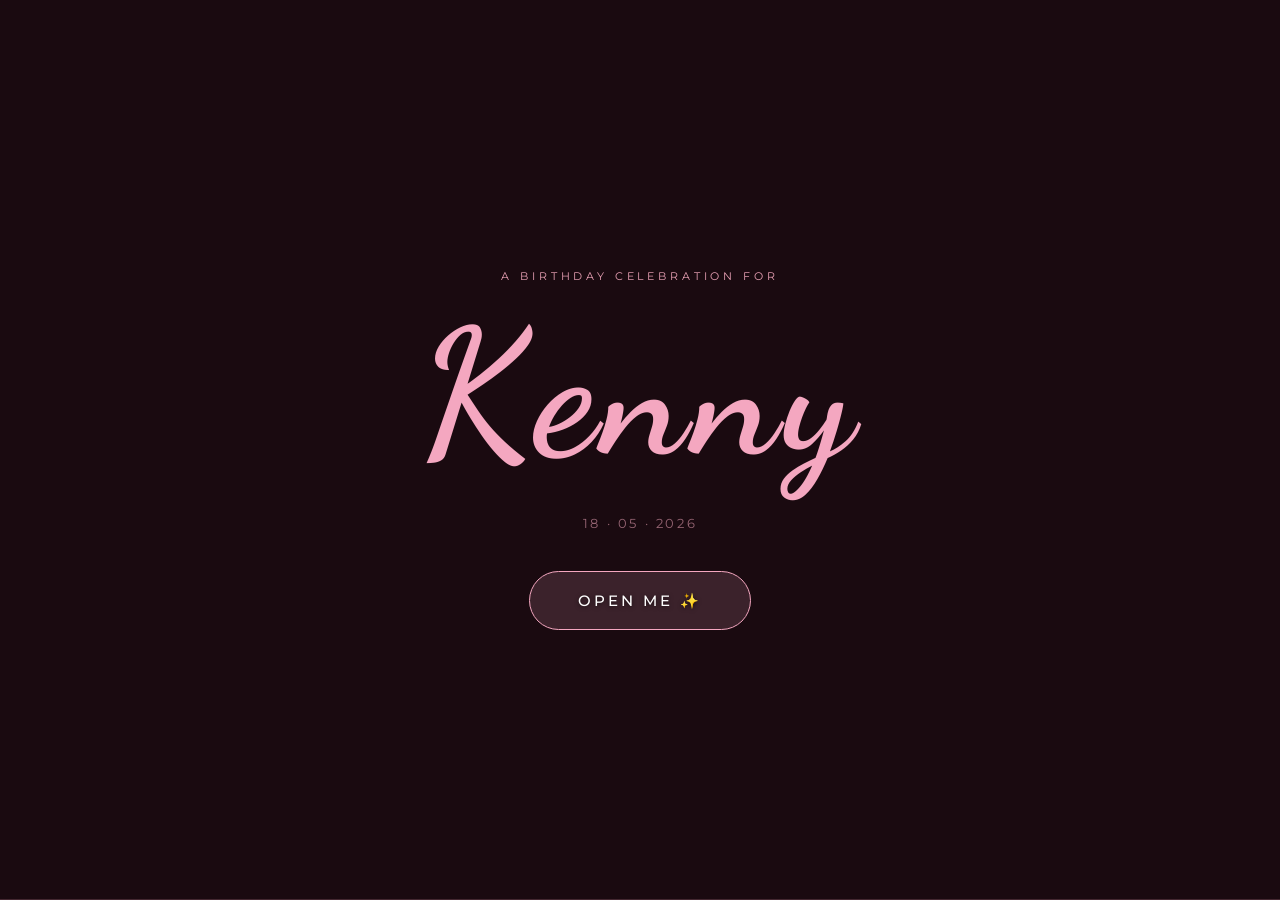
<file: index.html>
<!DOCTYPE html>
<html lang="en">
<head>
  <meta charset="UTF-8" />
  <meta name="viewport" content="width=device-width, initial-scale=1.0"/>
  <title>Happy Birthday Kenny</title>
  <link rel="stylesheet" href="style.css"/>
  <link href="https://fonts.googleapis.com/css2?family=Cormorant+Garamond:ital,wght@0,300;0,400;1,300;1,400&family=Dancing+Script:wght@700&family=Montserrat:wght@300;400;500&display=swap" rel="stylesheet"/>
</head>
<body>
<body>
    
  <section class="hero">
    <p class="hero-label">A birthday celebration for</p>
    <h1 class="hero-name">Kenny</h1>
    <p class="hero-sub">18 · 05 · 2026</p>
    <a href="message.html" class="next-btn">open me ✨</a>
  </section>

<script src="script.js"></script>
</body>
</html>
</file>
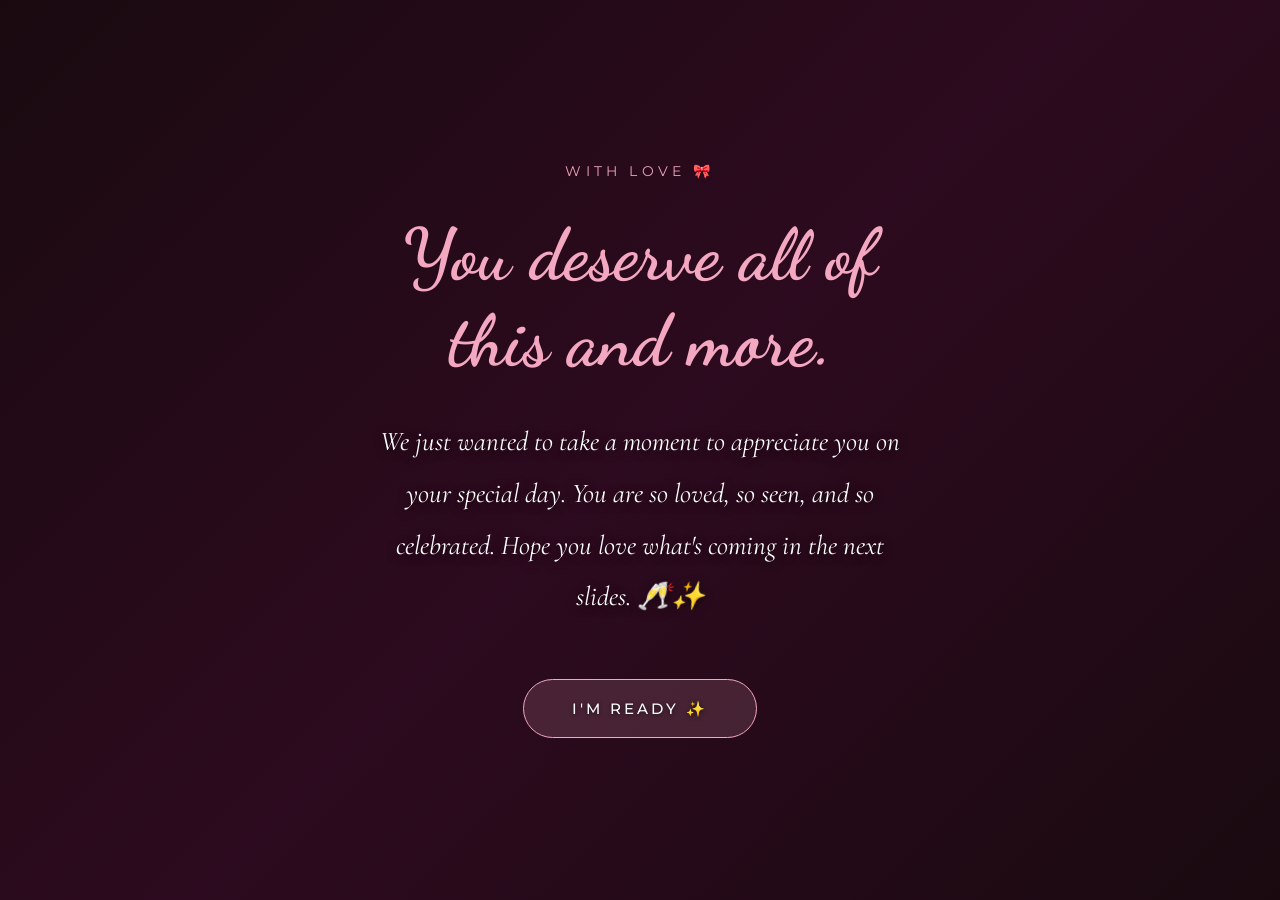
<file: appreciation.html>
<!DOCTYPE html>
<html lang="en">
<head>
  <meta charset="UTF-8" />
  <meta name="viewport" content="width=device-width, initial-scale=1.0"/>
  <title>Happy Birthday Kenny ✨</title>
  <link rel="stylesheet" href="style.css"/>
  <link href="https://fonts.googleapis.com/css2?family=Cormorant+Garamond:ital,wght@0,300;0,400;1,300;1,400&family=Dancing+Script:wght@700&family=Montserrat:wght@300;400;500&display=swap" rel="stylesheet"/>
</head>
<body class="appreciation-page">
  <section class="appreciation-section">
    <p class="appreciation-eyebrow">with love 🎀</p>
    <h2 class="appreciation-title">You deserve all of this and more.</h2>
    <p class="appreciation-text">
      We just wanted to take a moment to appreciate you on your special day. You are so loved, so seen, and so celebrated. Hope you love what's coming in the next slides. 🥂✨
    </p>
    <a href="photo1.html" class="next-btn">i'm ready ✨</a>
  </section>
  <script src="script.js"></script>
</body>
</html>
</file>
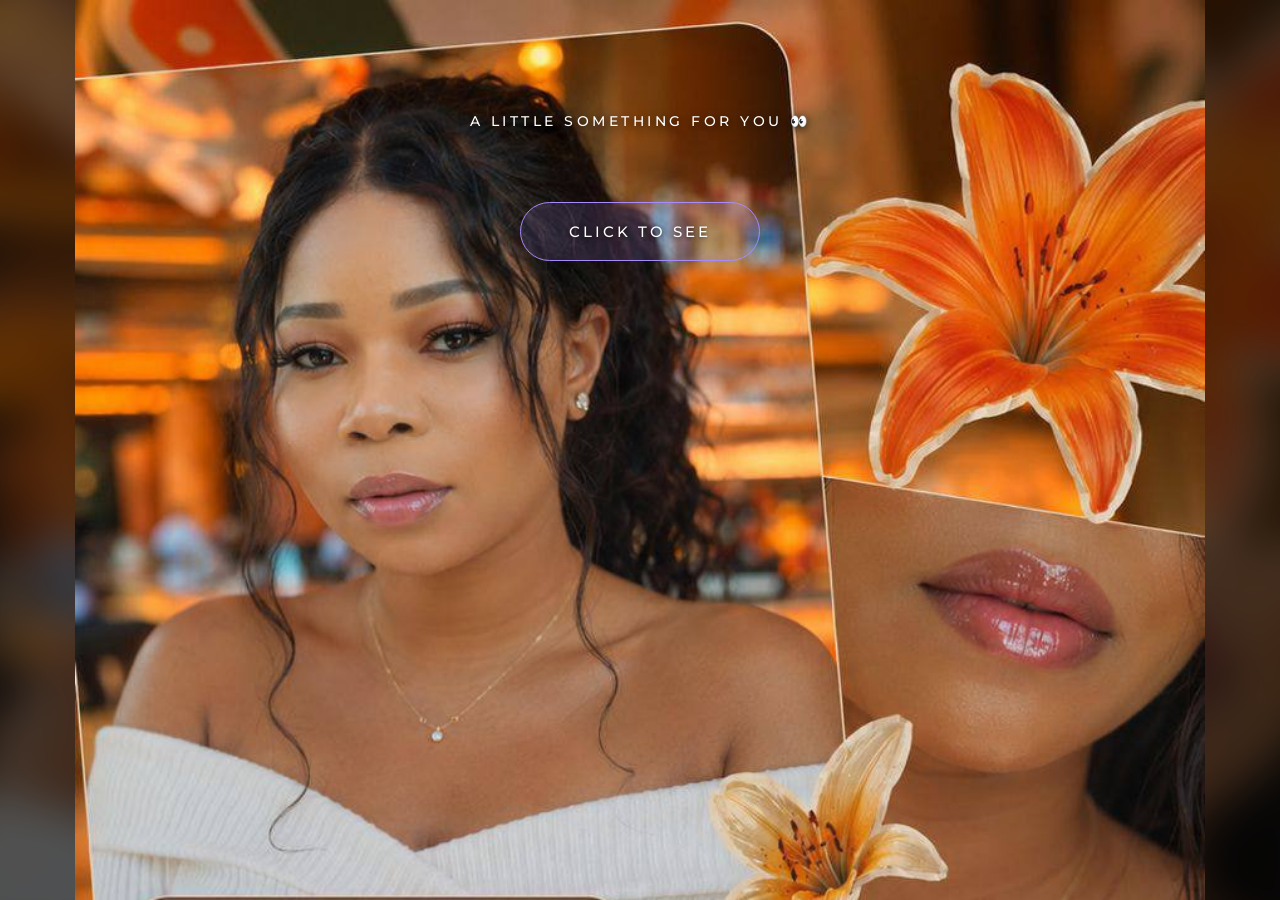
<file: message.html>
<!DOCTYPE html>
<html lang="en">
<head>
  <meta charset="UTF-8" />
  <meta name="viewport" content="width=device-width, initial-scale=1.0"/>
  <title>Happy Birthday Kenny 🎉</title>
  <link rel="stylesheet" href="style.css"/>
  <link href="https://fonts.googleapis.com/css2?family=Cormorant+Garamond:ital,wght@0,300;0,400;1,300;1,400&family=Dancing+Script:wght@700&family=Montserrat:wght@300;400;500&display=swap" rel="stylesheet"/>
</head>
<body class="photo-bg photo-bg-1">
  <section class="message-section">
    <p class="section-eyebrow">A little something for you 👀</p>
    <button class="reveal-btn" onclick="revealMessage()">click to see</button>
    <p class="message-quote" id="message">
      "Happy birthday babes, may this new year of your life be as radiant, warm, and wonderful as you are. Here's to you.🌸"
    </p>
    <a href="appreciation.html" class="next-btn" id="next" style="display:none">next ✨</a>
  </section>

  <script src="script.js"></script>
</body>
</html>
</file>
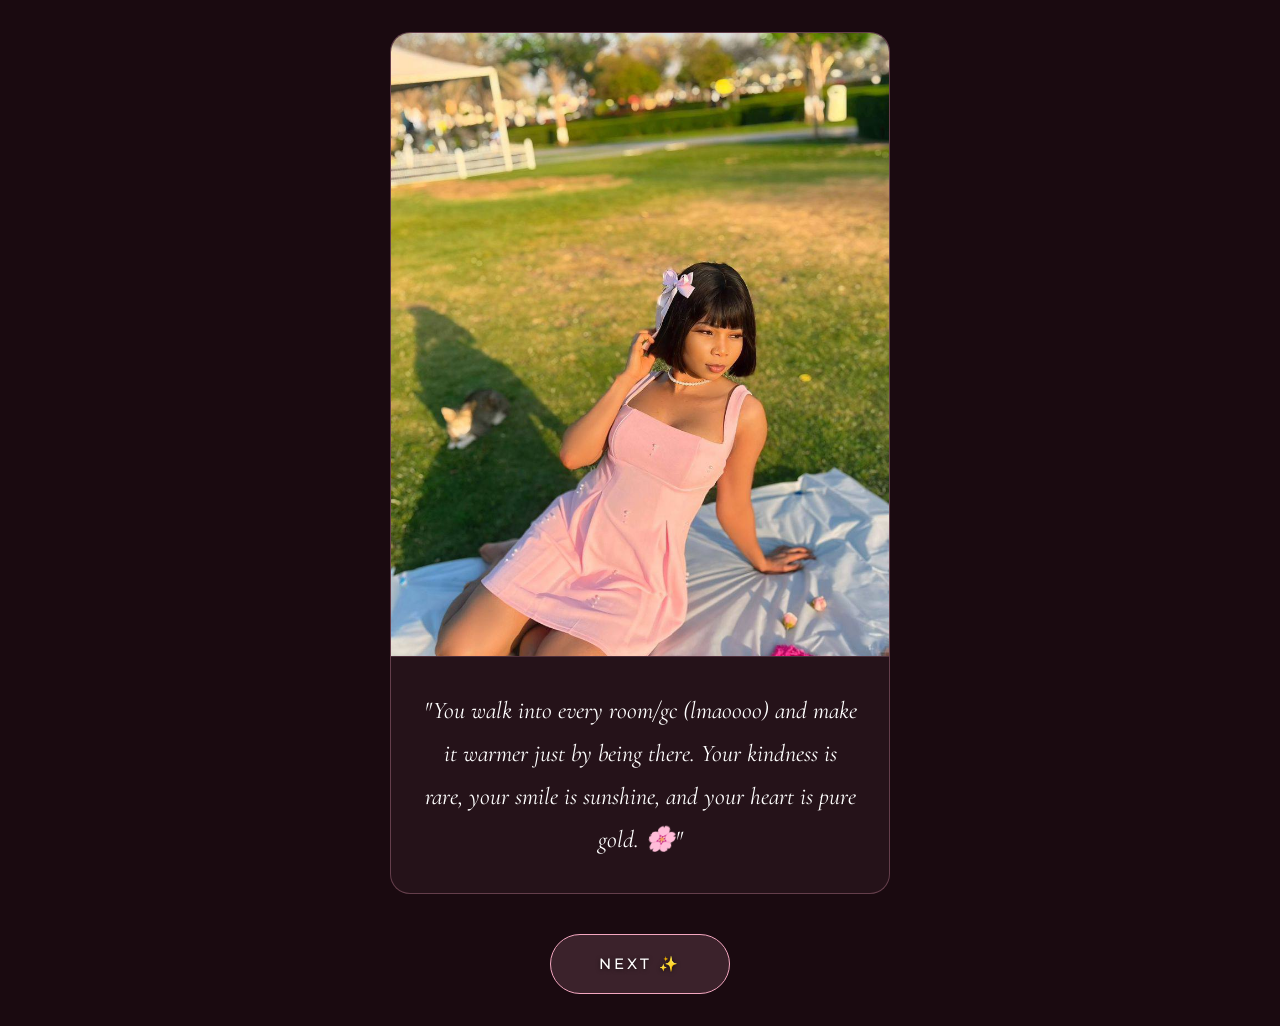
<file: photo1.html>
<!DOCTYPE html>
<html lang="en">
<head>
  <meta charset="UTF-8" />
  <meta name="viewport" content="width=device-width, initial-scale=1.0"/>
  <title>Happy Birthday Kenny ✨</title>
  <link rel="stylesheet" href="style.css"/>
  <link href="https://fonts.googleapis.com/css2?family=Cormorant+Garamond:ital,wght@0,300;0,400;1,300;1,400&family=Dancing+Script:wght@700&family=Montserrat:wght@300;400;500&display=swap" rel="stylesheet"/>
</head>
<body class="photo-page">
  <section class="photo-page-section">
    <div class="photo-card">
      <div class="photo-card-img">
        <img src="photo1.jpg" alt="Kenny" />
      </div>
      <div class="photo-card-body">
        <p class="photo-card-message">
          "You walk into every room/gc (lmaoooo) and make it warmer just by being there. Your kindness is rare, your smile is sunshine, and your heart is pure gold. 🌸"
        </p>
      </div>
    </div>
    <a href="photo2.html" class="next-btn">next ✨</a>
  </section>
  <script src="script.js"></script>
</body>
</html>
</file>
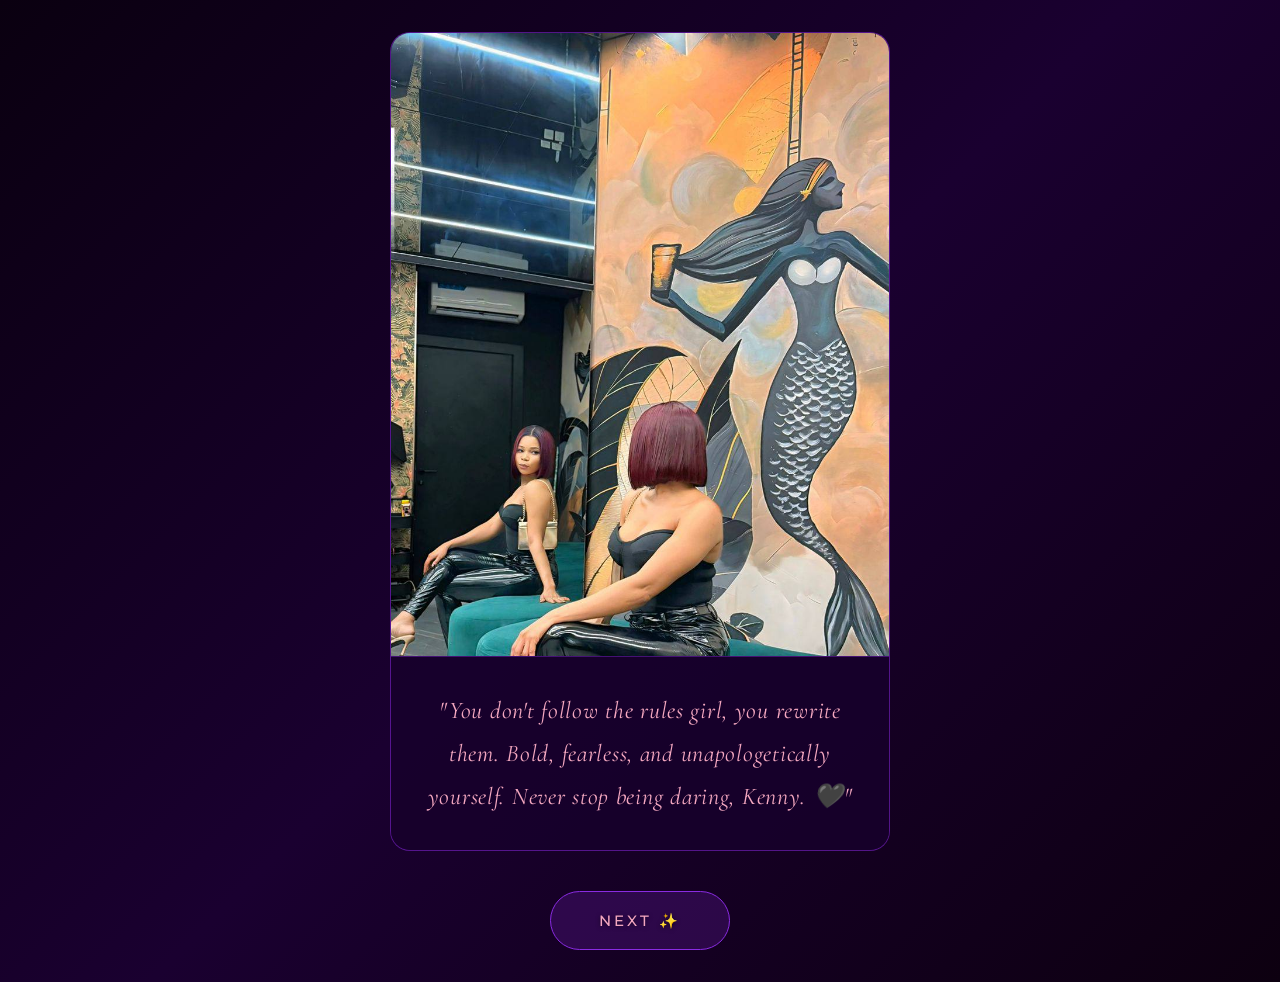
<file: photo2.html>
<!DOCTYPE html>
<html lang="en">
<head>
  <meta charset="UTF-8" />
  <meta name="viewport" content="width=device-width, initial-scale=1.0"/>
  <title>Happy Birthday Kenny ✨</title>
  <link rel="stylesheet" href="style.css"/>
  <link href="https://fonts.googleapis.com/css2?family=Cormorant+Garamond:ital,wght@0,300;0,400;1,300;1,400&family=Dancing+Script:wght@700&family=Montserrat:wght@300;400;500&display=swap" rel="stylesheet"/>
</head>
<body class="photo-page photo-page-bold">
  <section class="photo-page-section">
    <div class="photo-card">
      <div class="photo-card-img">
        <img src="photo2.jpg" alt="Kenny" />
      </div>
      <div class="photo-card-body">
        <p class="photo-card-message">
          "You don't follow the rules girl, you rewrite them. Bold, fearless, and unapologetically yourself. Never stop being daring, Kenny. 🖤"
        </p>
      </div>
    </div>
    <a href="photo3.html" class="next-btn">next ✨</a>
  </section>
  <script src="script.js"></script>
</body>
</html>
</file>
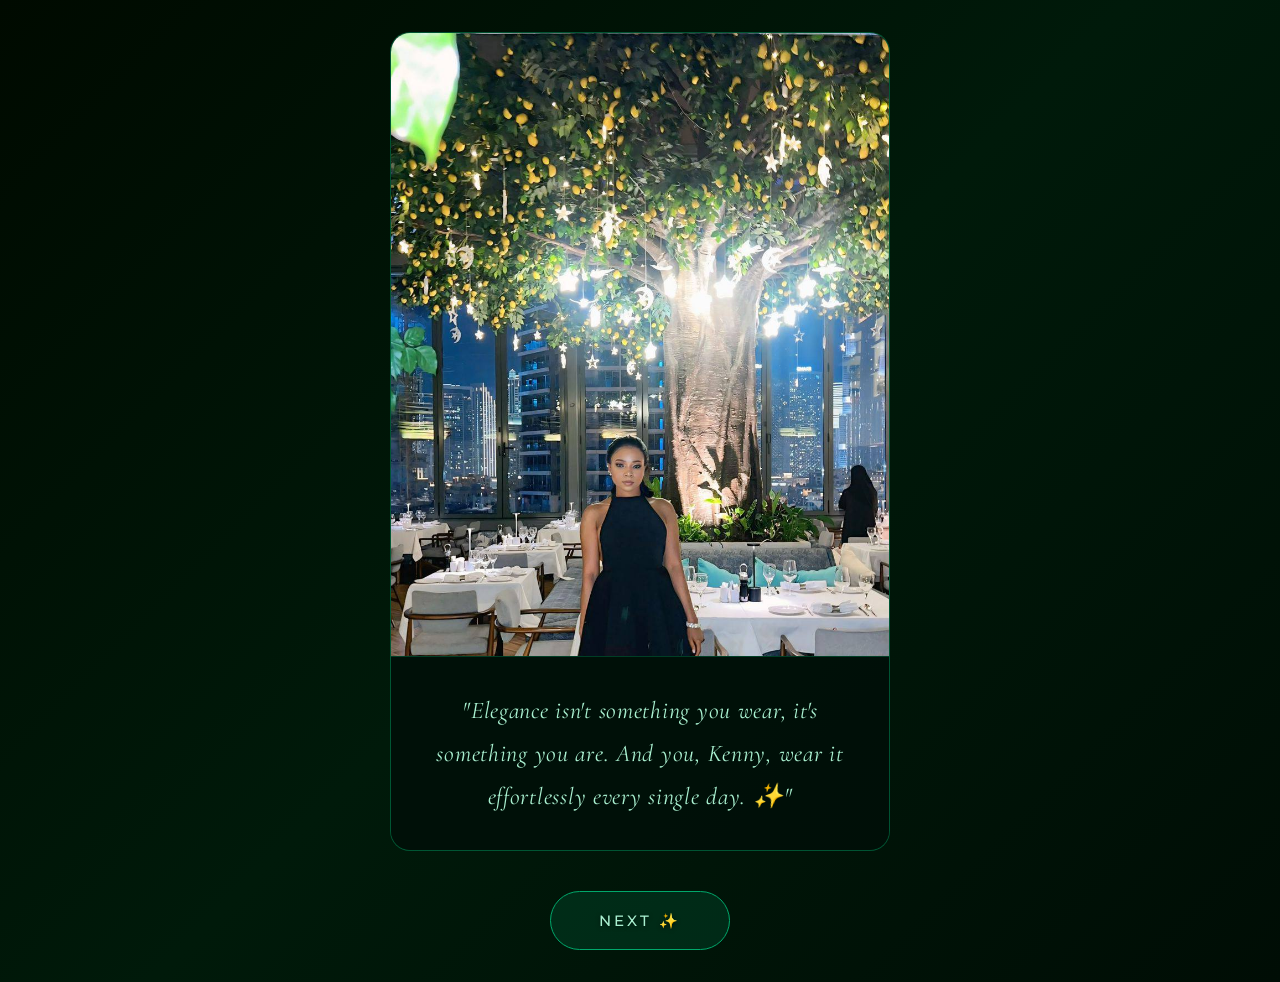
<file: photo3.html>
<!DOCTYPE html>
<html lang="en">
<head>
  <meta charset="UTF-8" />
  <meta name="viewport" content="width=device-width, initial-scale=1.0"/>
  <title>Happy Birthday Kenny ✨</title>
  <link rel="stylesheet" href="style.css"/>
  <link href="https://fonts.googleapis.com/css2?family=Cormorant+Garamond:ital,wght@0,300;0,400;1,300;1,400&family=Dancing+Script:wght@700&family=Montserrat:wght@300;400;500&display=swap" rel="stylesheet"/>
</head>
<body class="photo-page photo-page-elegant">
  <section class="photo-page-section">
    <div class="photo-card">
      <div class="photo-card-img">
        <img src="photo3.jpg" alt="Kenny" />
      </div>
      <div class="photo-card-body">
        <p class="photo-card-message">
          "Elegance isn't something you wear, it's something you are. And you, Kenny, wear it effortlessly every single day. ✨"
        </p>
      </div>
    </div>
    <a href="photo4.html" class="next-btn">next ✨</a>
  </section>
  <script src="script.js"></script>
</body>
</html>
</file>
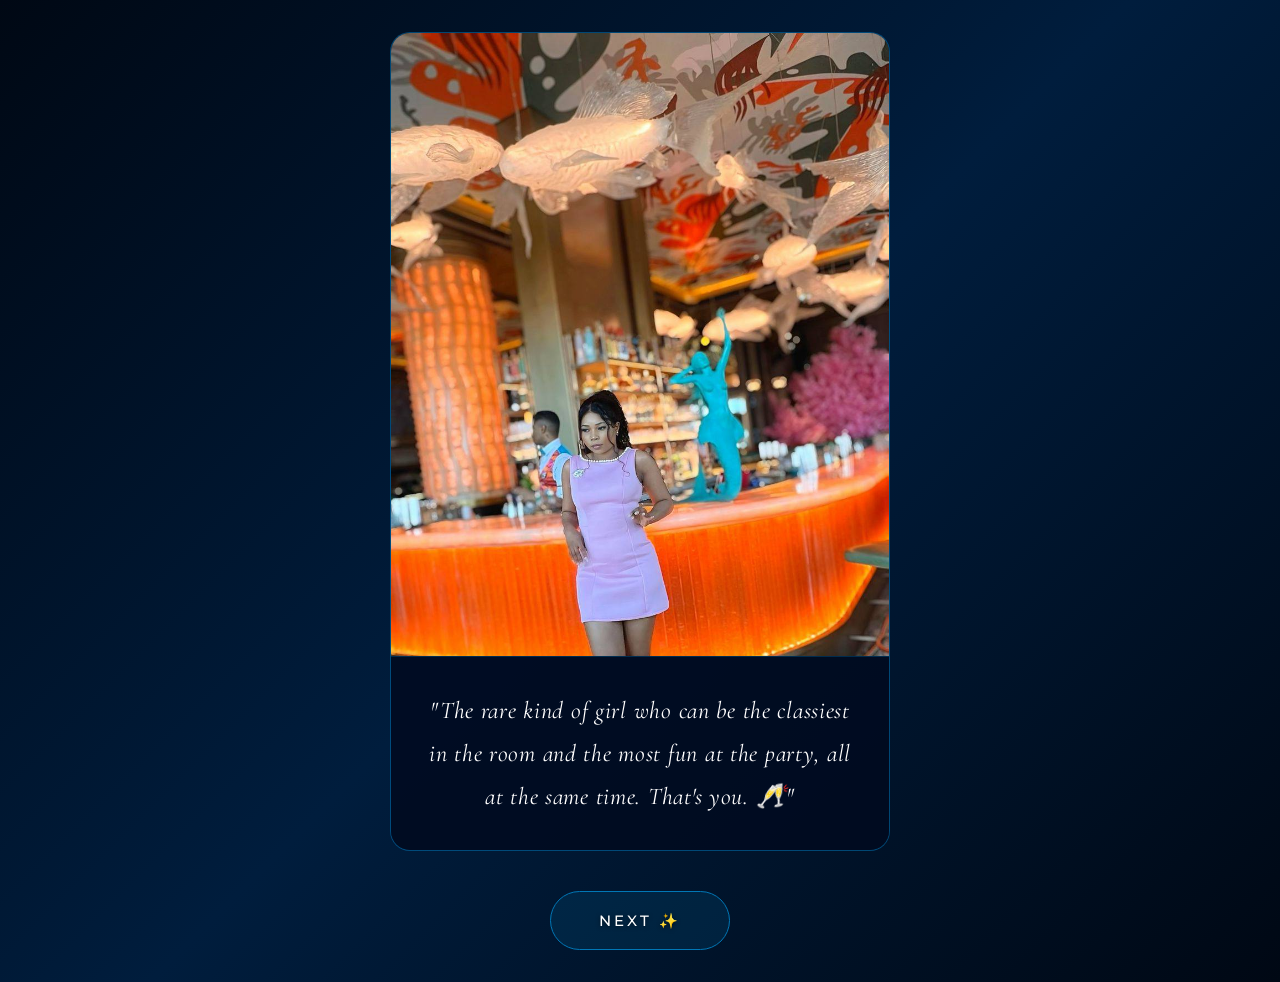
<file: photo4.html>
<!DOCTYPE html>
<html lang="en">
<head>
  <meta charset="UTF-8" />
  <meta name="viewport" content="width=device-width, initial-scale=1.0"/>
  <title>Happy Birthday Kenny ✨</title>
  <link rel="stylesheet" href="style.css"/>
  <link href="https://fonts.googleapis.com/css2?family=Cormorant+Garamond:ital,wght@0,300;0,400;1,300;1,400&family=Dancing+Script:wght@700&family=Montserrat:wght@300;400;500&display=swap" rel="stylesheet"/>
</head>
<body class="photo-page photo-page-classy">
  <section class="photo-page-section">
    <div class="photo-card">
      <div class="photo-card-img">
        <img src="photo4.jpg" alt="Kenny" />
      </div>
      <div class="photo-card-body">
        <p class="photo-card-message">
          "The rare kind of girl who can be the classiest in the room and the most fun at the party, all at the same time. That's you. 🥂"
        </p>
      </div>
    </div>
    <a href="photo5.html" class="next-btn">next ✨</a>
  </section>
  <script src="script.js"></script>
</body>
</html>
</file>
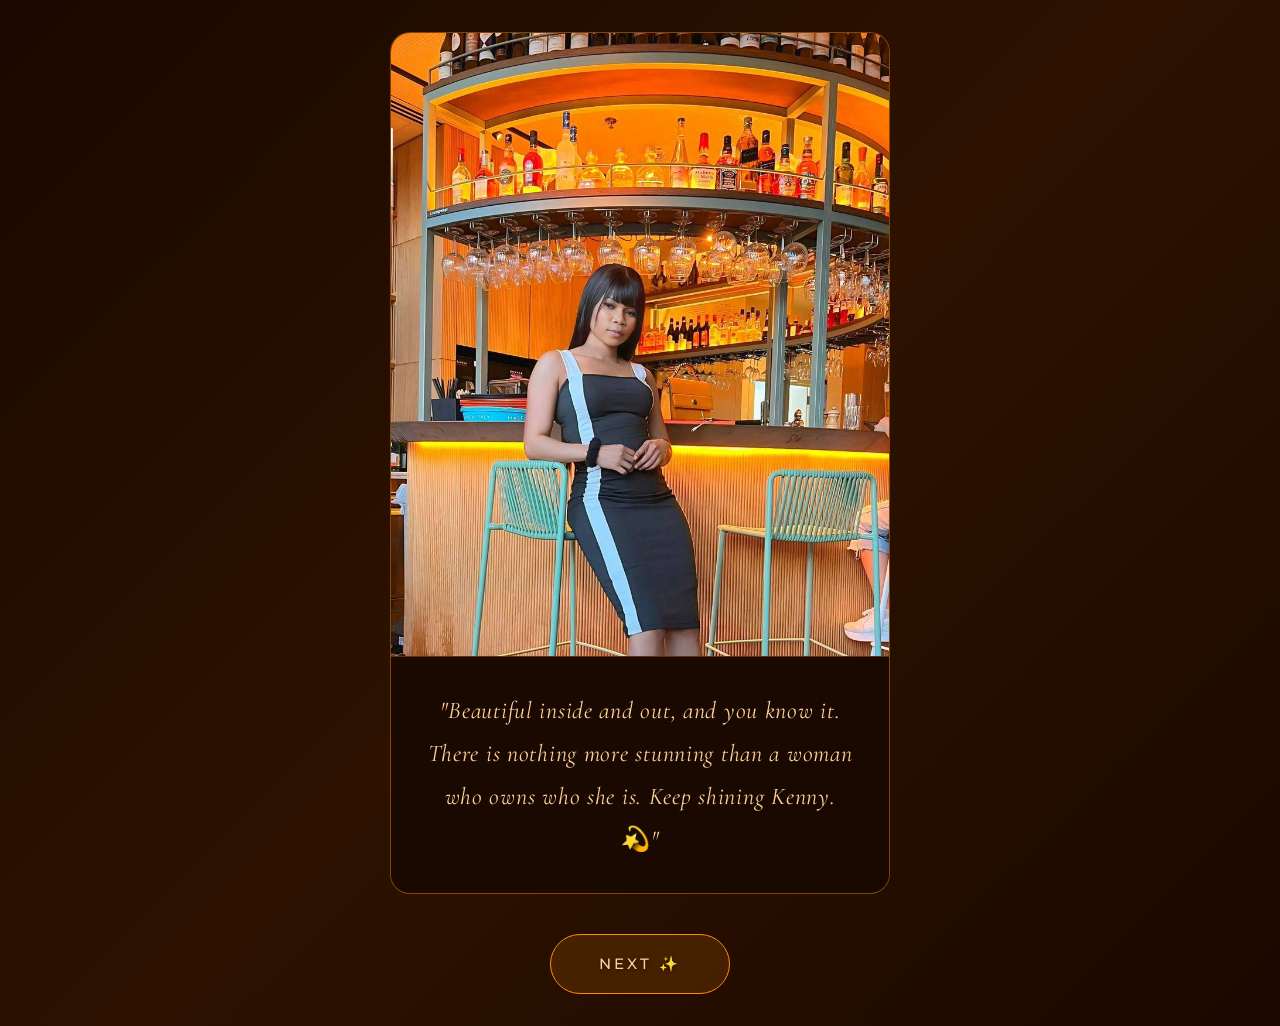
<file: photo5.html>
<!DOCTYPE html>
<html lang="en">
<head>
  <meta charset="UTF-8" />
  <meta name="viewport" content="width=device-width, initial-scale=1.0"/>
  <title>Happy Birthday Kenny ✨</title>
  <link rel="stylesheet" href="style.css"/>
  <link href="https://fonts.googleapis.com/css2?family=Cormorant+Garamond:ital,wght@0,300;0,400;1,300;1,400&family=Dancing+Script:wght@700&family=Montserrat:wght@300;400;500&display=swap" rel="stylesheet"/>
</head>
<body class="photo-page photo-page-confident">
  <section class="photo-page-section">
    <div class="photo-card">
      <div class="photo-card-img">
        <img src="photo5.jpg" alt="Kenny" />
      </div>
      <div class="photo-card-body">
        <p class="photo-card-message">
          "Beautiful inside and out, and you know it. There is nothing more stunning than a woman who owns who she is. Keep shining Kenny. 💫"
        </p>
      </div>
    </div>
    <a href="audio.html" class="next-btn">next ✨</a>
  </section>
  <script src="script.js"></script>
</body>
</html>
</file>
<file: style.css>
* {
  margin: 0;
  padding: 0;
  box-sizing: border-box;
}

body {
  font-family: 'Montserrat', sans-serif;
  background-color: #1a0a10;
  color: #f9eef2;
  min-height: 100vh;
  overflow-x: hidden;
}

.hero {
  min-height: 100vh;
  display: flex;
  flex-direction: column;
  align-items: center;
  justify-content: center;
  text-align: center;
  padding: 2rem;
  border-bottom: 0.5px solid rgba(232,160,180,0.2);
}

.hero-label {
  font-size: 11px;
  letter-spacing: 0.35em;
  text-transform: uppercase;
  color: #e8a0b4;
  margin-bottom: 1.5rem;
}

.hero-name {
  font-family: 'Dancing Script', cursive;
  font-size: clamp(5rem, 16vw, 11rem);
  font-weight: 700;
  color: #f4a7c0;
  line-height: 1;
  letter-spacing: 0.04em;
  animation: popIn 1s cubic-bezier(0.26, 0.53, 0.74, 1.48) 0.5s both;
}

.hero-sub {
  font-size: 13px;
  letter-spacing: 0.2em;
  text-transform: uppercase;
  color: rgba(232,160,180,0.6);
  margin-top: 2rem;
}

@keyframes popIn {
  0% {
    opacity: 0;
    transform: scale(0.5);
  }
  70% {
    transform: scale(1.1);
  }
  100% {
    opacity: 1;
    transform: scale(1);
  }
}

@keyframes fadeUp {
  0% {
    opacity: 0;
    transform: translateY(20px);
  }
  100% {
    opacity: 1;
    transform: translateY(0);
  }
}

.section-eyebrow {
  font-size: 14px;
  letter-spacing: 0.25em;
  text-transform: uppercase;
  color: #ffffff;
  text-shadow: 0 2px 10px rgba(0,0,0,0.8);
  margin-bottom: 2.5rem;
  font-weight: 500;
}

.reveal-btn {
  margin-top: 2rem;
  padding: 1.2rem 3rem;
  background: rgba(167,139,250,0.15);
  border: 1.5px solid #a78bfa;
  border-radius: 50px;
  color: #ffffff;
  font-family: 'Montserrat', sans-serif;
  font-size: 15px;
  letter-spacing: 0.2em;
  text-transform: uppercase;
  cursor: pointer;
  transition: all 0.3s ease;
  text-shadow: 0 1px 4px rgba(0,0,0,0.6);
  font-weight: 500;
}

.reveal-btn:hover {
  background: rgba(167,139,250,0.3);
  border-color: #ffffff;
  color: #ffffff;
}

.message-section {
  padding: 7rem 2rem;
  display: flex;
  flex-direction: column;
  align-items: center;
  text-align: center;
  max-width: 700px;
  margin: 0 auto;
}

.message-quote {
  font-family: 'Cormorant Garamond', serif;
  font-size: clamp(1.6rem, 4vw, 2.4rem);
  font-weight: 400;
  font-style: italic;
  line-height: 1.8;
  color: #ffffff;
  text-shadow: 0 2px 12px rgba(0,0,0,0.9);
  margin-top: 2.5rem;
  display: none;
  animation: fadeUp 1s ease forwards;
}

.next-btn {
  margin-top: 2.5rem;
  display: inline-block;
  padding: 1.2rem 3rem;
  background: rgba(244,167,192,0.15);
  border: 1.5px solid #f4a7c0;
  border-radius: 50px;
  color: #ffffff;
  font-family: 'Montserrat', sans-serif;
  font-size: 15px;
  letter-spacing: 0.2em;
  text-transform: uppercase;
  cursor: pointer;
  text-decoration: none;
  transition: all 0.3s ease;
  font-weight: 500;
  text-shadow: 0 1px 4px rgba(0,0,0,0.6);
}

.next-btn:hover {
  background: rgba(244,167,192,0.3);
  border-color: #ffffff;
  color: #ffffff;
}

.gallery-section {
  padding: 6rem 2rem;
  display: flex;
  flex-direction: column;
  align-items: center;
  text-align: center;
}

.gallery-grid {
  display: grid;
  grid-template-columns: repeat(3, 1fr);
  gap: 1rem;
  max-width: 800px;
  width: 100%;
  margin-top: 3rem;
  margin-bottom: 3rem;
}

.gallery-item {
  aspect-ratio: 1;
  border-radius: 12px;
  overflow: hidden;
  border: 0.5px solid rgba(232,160,180,0.2);
  background: rgba(232,160,180,0.06);
}

.gallery-item img {
  width: 100%;
  height: 100%;
  object-fit: cover;
  display: block;
  transition: transform 0.4s ease;
}

.gallery-item img:hover {
  transform: scale(1.05);
}

.song-section {
  min-height: 100vh;
  padding: 6rem 2rem;
  display: flex;
  flex-direction: column;
  align-items: center;
  justify-content: center;
  text-align: center;
}

.song-title {
  font-family: 'Dancing Script', cursive;
  font-size: clamp(2.5rem, 6vw, 4rem);
  font-weight: 700;
  color: #f4a7c0;
  margin-top: 1.5rem;
  line-height: 1;
}

.song-artist {
  font-size: 13px;
  letter-spacing: 0.3em;
  text-transform: uppercase;
  color: rgba(232,160,180,0.8);
  margin-top: 0.8rem;
}

.player {
  margin-top: 3rem;
  width: 100%;
  max-width: 400px;
  display: flex;
  flex-direction: column;
  gap: 1rem;
}

.progress-bar-container {
  width: 100%;
  height: 4px;
  background: rgba(232,160,180,0.3);
  border-radius: 50px;
  cursor: pointer;
  position: relative;
}

.progress-bar {
  height: 100%;
  width: 0%;
  background: #f4a7c0;
  border-radius: 50px;
  transition: width 0.1s linear;
}

.player-controls {
  display: flex;
  align-items: center;
  justify-content: center;
  gap: 1.5rem;
}

.play-btn {
  width: 64px;
  height: 64px;
  border-radius: 50%;
  border: 1.5px solid rgba(232,160,180,0.8);
  background: rgba(244,167,192,0.15);
  color: #ffffff;
  font-size: 1.4rem;
  cursor: pointer;
  transition: all 0.3s ease;
  display: flex;
  align-items: center;
  justify-content: center;
}

.play-btn:hover {
  background: rgba(232,160,180,0.3);
  border-color: #f4a7c0;
}

.time {
  font-size: 13px;
  letter-spacing: 0.15em;
  color: rgba(255,255,255,0.8);
  min-width: 35px;
}

.song-dedication {
  font-family: 'Cormorant Garamond', serif;
  font-size: clamp(1.4rem, 3vw, 1.8rem);
  font-style: italic;
  font-weight: 400;
  color: #ffffff;
  text-shadow: 0 2px 12px rgba(0,0,0,0.9);
  margin-top: 3rem;
  max-width: 400px;
  line-height: 1.7;
}

.photo-bg {
  position: relative;
  overflow: hidden;
}

.photo-bg::before {
  content: '';
  position: fixed;
  inset: 0;
  background-size: cover;
  background-position: center;
  filter: blur(20px) brightness(0.4);
  transform: scale(1.1);
  z-index: 0;
}

.photo-bg::after {
  content: '';
  position: fixed;
  inset: 0;
  background-size: contain;
  background-repeat: no-repeat;
  background-position: center;
  z-index: 1;
}

.photo-bg .message-section,
.photo-bg .song-section {
  position: relative;
  z-index: 2;
}

.photo-bg-1::before,
.photo-bg-1::after {
  background-image: url('kenny1.jpg');
}

.video-bg {
  position: relative;
  overflow: hidden;
}

#bg-video-blur {
  position: fixed;
  top: 0;
  left: 0;
  width: 100%;
  height: 100%;
  object-fit: cover;
  z-index: 0;
  filter: blur(20px) brightness(0.4);
  transform: scale(1.1);
}

#bg-video {
  position: fixed;
  top: 0;
  left: 0;
  width: 100%;
  height: 100%;
  object-fit: contain;
  object-position: center;
  z-index: 1;
  filter: brightness(0.7);
}

.video-bg .song-section {
  position: relative;
  z-index: 2;
}

.video-bg .song-section {
  position: relative;
  z-index: 1;
}

@media (max-width: 768px) {
  .section-eyebrow {
    font-size: 12px;
  }

  .reveal-btn,
  .next-btn {
    font-size: 13px;
    padding: 1rem 2.5rem;
  }

  .message-quote {
    font-size: clamp(1.4rem, 5vw, 1.8rem);
  }

  .gallery-grid {
    grid-template-columns: repeat(2, 1fr);
  }
}

.photo-page {
  min-height: 100vh;
  display: flex;
  align-items: center;
  justify-content: center;
  background-color: #1a0a10;
  padding: 2rem;
}

.photo-page-section {
  display: flex;
  flex-direction: column;
  align-items: center;
  width: 100%;
  max-width: 500px;
}

.photo-card {
  width: 100%;
  border: 1px solid rgba(244,167,192,0.3);
  border-radius: 20px;
  overflow: hidden;
  background: rgba(244,167,192,0.05);
  animation: fadeUp 1s ease forwards;
}

.photo-card-img {
  width: 100%;
  aspect-ratio: 4/5;
  overflow: hidden;
}

.photo-card-img img {
  width: 100%;
  height: 100%;
  object-fit: cover;
  object-position: top;
  transition: transform 0.6s ease;
}

.photo-card-img img:hover {
  transform: scale(1.03);
}

.photo-card-body {
  padding: 2rem;
  border-top: 0.5px solid rgba(244,167,192,0.2);
}

.photo-card-message {
  font-family: 'Cormorant Garamond', serif;
  font-size: clamp(1.1rem, 3vw, 1.5rem);
  font-style: italic;
  font-weight: 400;
  color: #ffffff;
  line-height: 1.8;
  text-align: center;
}

@media (max-width: 768px) {
  .photo-card-img {
    aspect-ratio: 3/4;
  }

  .photo-card-message {
    font-size: 1rem;
  }
}

.photo-page-bold {
  background: linear-gradient(135deg, #0a0010, #1a0030, #0d0010);
}

.photo-page-bold .photo-card {
  border: 1px solid rgba(138,43,226,0.5);
  background: rgba(88,0,138,0.15);
}

.photo-page-bold .photo-card-body {
  border-top: 0.5px solid rgba(138,43,226,0.4);
  background: rgba(20,0,40,0.8);
}

.photo-page-bold .photo-card-message {
  color: #f4a7c0;
  font-family: 'Cormorant Garamond', serif;
  font-size: clamp(1.1rem, 3vw, 1.5rem);
  letter-spacing: 0.03em;
}

.photo-page-bold .next-btn {
  background: rgba(138,43,226,0.2);
  border: 1.5px solid #8a2be2;
  color: #f4a7c0;
}

.photo-page-bold .next-btn:hover {
  background: rgba(138,43,226,0.4);
  border-color: #f4a7c0;
  color: #ffffff;
}

.photo-page-elegant {
  background: linear-gradient(135deg, #000a00, #001a0a, #000d05);
}

.photo-page-elegant .photo-card {
  border: 1px solid rgba(0,168,107,0.4);
  background: rgba(0,100,60,0.1);
}

.photo-page-elegant .photo-card-body {
  border-top: 0.5px solid rgba(0,168,107,0.3);
  background: rgba(0,15,8,0.85);
}

.photo-page-elegant .photo-card-message {
  color: #a8f0d0;
  font-family: 'Cormorant Garamond', serif;
  font-size: clamp(1.1rem, 3vw, 1.5rem);
  letter-spacing: 0.03em;
}

.photo-page-elegant .next-btn {
  background: rgba(0,168,107,0.15);
  border: 1.5px solid #00a86b;
  color: #a8f0d0;
}

.photo-page-elegant .next-btn:hover {
  background: rgba(0,168,107,0.3);
  border-color: #a8f0d0;
  color: #ffffff;
}

.photo-page-classy {
  background: linear-gradient(135deg, #000814, #001d3d, #000814);
}

.photo-page-classy .photo-card {
  border: 1px solid rgba(0,119,182,0.5);
  background: rgba(0,80,150,0.1);
}

.photo-page-classy .photo-card-body {
  border-top: 0.5px solid rgba(0,119,182,0.3);
  background: rgba(0,10,30,0.85);
}

.photo-page-classy .photo-card-message {
  color: #ffffff;
  font-family: 'Cormorant Garamond', serif;
  font-size: clamp(1.1rem, 3vw, 1.5rem);
  letter-spacing: 0.03em;
}

.photo-page-classy .next-btn {
  background: rgba(0,119,182,0.15);
  border: 1.5px solid #0077b6;
  color: #ffffff;
}

.photo-page-classy .next-btn:hover {
  background: rgba(0,119,182,0.35);
  border-color: #ffffff;
  color: #ffffff;
}

.photo-page-confident {
  background: linear-gradient(135deg, #1a0800, #2d1200, #1a0800);
}

.photo-page-confident .photo-card {
  border: 1px solid rgba(255,140,0,0.4);
  background: rgba(180,80,0,0.1);
}

.photo-page-confident .photo-card-body {
  border-top: 0.5px solid rgba(255,140,0,0.3);
  background: rgba(20,8,0,0.85);
}

.photo-page-confident .photo-card-message {
  color: #ffd199;
  font-family: 'Cormorant Garamond', serif;
  font-size: clamp(1.1rem, 3vw, 1.5rem);
  letter-spacing: 0.03em;
}

.photo-page-confident .next-btn {
  background: rgba(255,140,0,0.15);
  border: 1.5px solid #ff8c00;
  color: #ffd199;
}

.photo-page-confident .next-btn:hover {
  background: rgba(255,140,0,0.3);
  border-color: #ffd199;
  color: #ffffff;
}

.appreciation-page {
  min-height: 100vh;
  display: flex;
  align-items: center;
  justify-content: center;
  background: linear-gradient(135deg, #1a0a10, #2d0a1f, #1a0a10);
}

.appreciation-section {
  display: flex;
  flex-direction: column;
  align-items: center;
  text-align: center;
  padding: 3rem 2rem;
  max-width: 600px;
  animation: fadeUp 1.2s ease forwards;
}

.appreciation-eyebrow {
  font-size: 14px;
  letter-spacing: 0.3em;
  text-transform: uppercase;
  color: #e8a0b4;
  margin-bottom: 2rem;
}

.appreciation-title {
  font-family: 'Dancing Script', cursive;
  font-size: clamp(2.5rem, 7vw, 4.5rem);
  font-weight: 700;
  color: #f4a7c0;
  line-height: 1.2;
  margin-bottom: 2rem;
}

.appreciation-text {
  font-family: 'Cormorant Garamond', serif;
  font-size: clamp(1.2rem, 3vw, 1.7rem);
  font-style: italic;
  font-weight: 400;
  color: #ffffff;
  line-height: 1.9;
  text-shadow: 0 2px 10px rgba(0,0,0,0.5);
  margin-bottom: 1rem;
}
</file>
